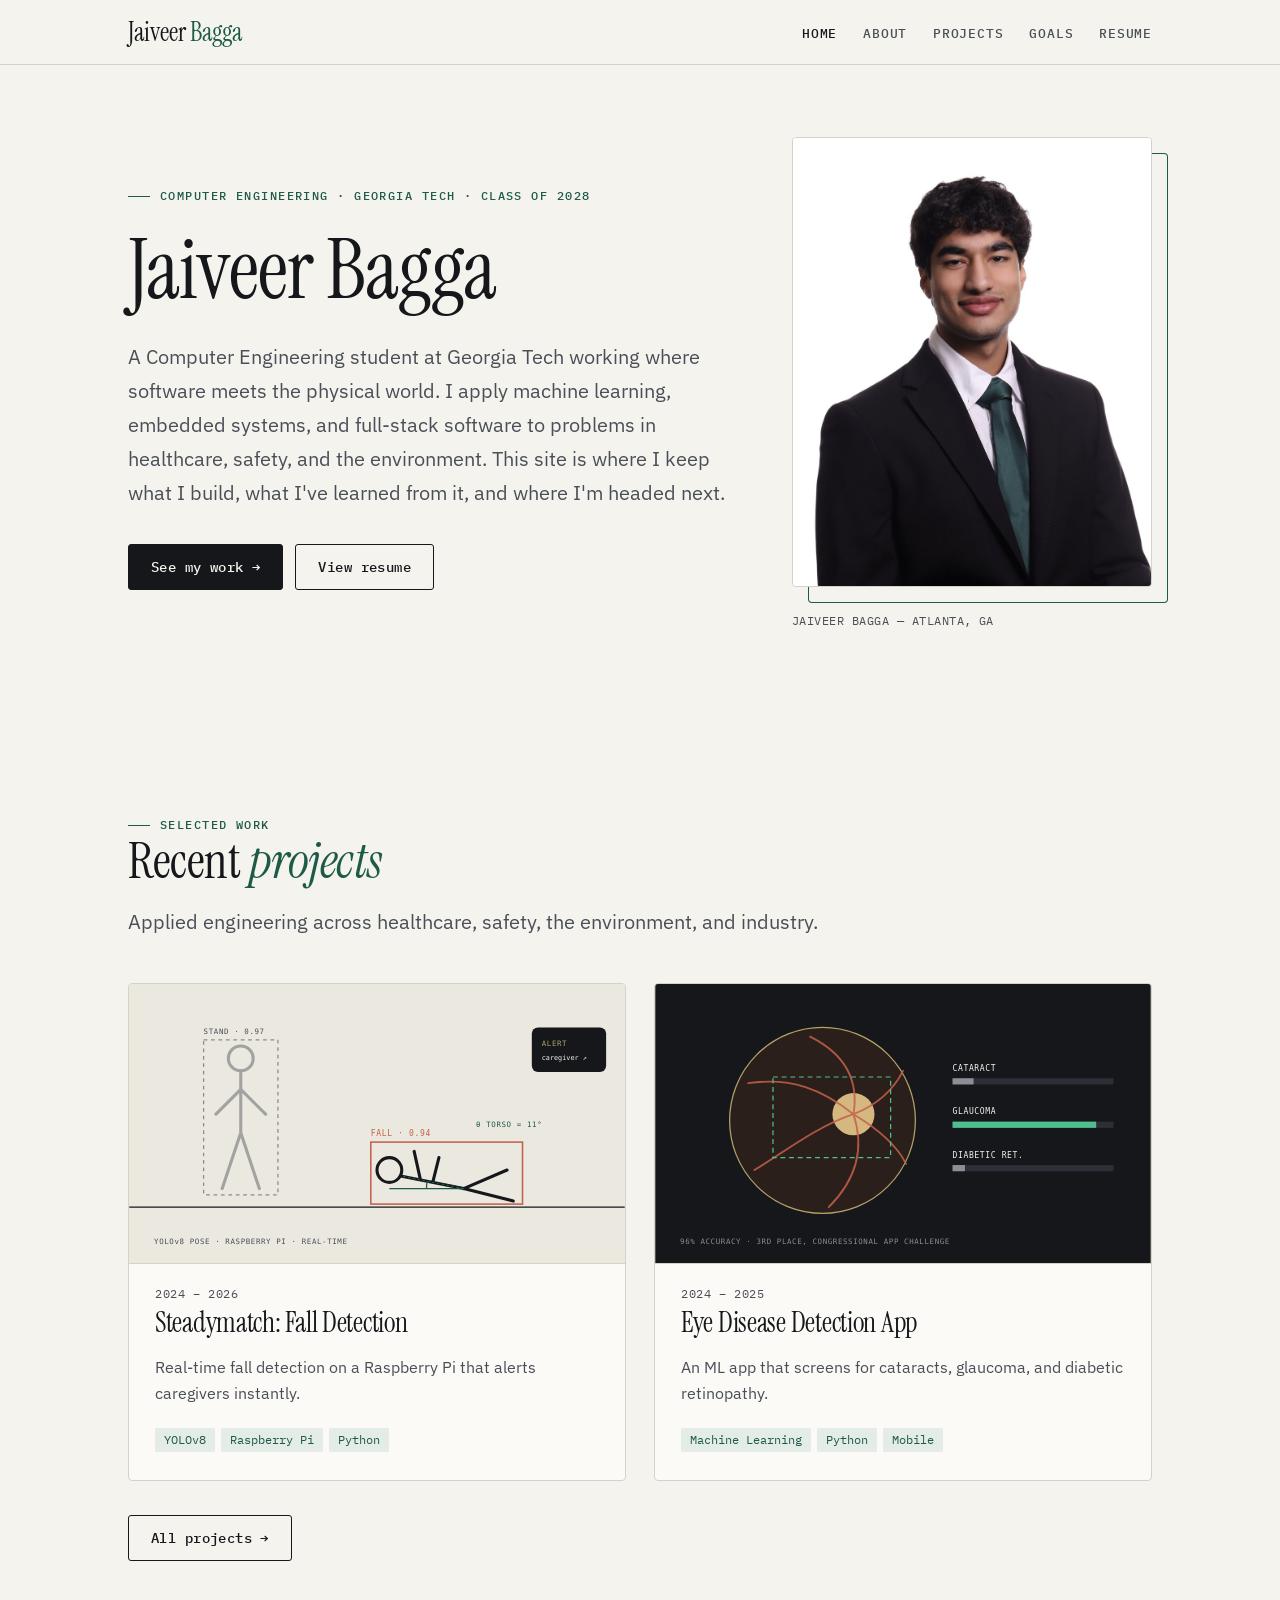
<file: index.html>
<!DOCTYPE html>
<html lang="en">
<head>
  <meta charset="utf-8">
  <meta name="viewport" content="width=device-width, initial-scale=1">
  <title>Jaiveer Bagga — Computer Engineering @ Georgia Tech</title>
  <meta name="description" content="ePortfolio of Jaiveer Bagga, Computer Engineering student at Georgia Tech building software, machine learning, and hardware that solves real problems.">
  <link rel="stylesheet" href="style.css">
</head>
<body>
  <nav class="nav">
    <div class="wrap">
      <a class="brand" href="index.html">Jaiveer <span>Bagga</span></a>
      <ul>
        <li><a class="link active" href="index.html">Home</a></li>
        <li><a class="link" href="about.html">About</a></li>
        <li><a class="link" href="projects.html">Projects</a></li>
        <li><a class="link" href="goals.html">Goals</a></li>
        <li><a class="link" href="resume.html">Resume</a></li>
      </ul>
    </div>
  </nav>

  <header class="hero">
    <div class="wrap">
      <div>
        <span class="eyebrow">Computer Engineering · Georgia Tech · Class of 2028</span>
        <h1>Jaiveer Bagga</h1>
        <p class="lede">A Computer Engineering student at Georgia Tech working where software meets the physical world. I apply machine learning, embedded systems, and full-stack software to problems in healthcare, safety, and the environment. This site is where I keep what I build, what I've learned from it, and where I'm headed next.</p>
        <div class="btns">
          <a class="btn solid" href="projects.html">See my work →</a>
          <a class="btn ghost" href="resume.html">View resume</a>
        </div>
      </div>
      <figure class="portrait">
        <img src="headshot.jpg" alt="Portrait of Jaiveer Bagga in a black suit and green tie">
        <figcaption>JAIVEER BAGGA — ATLANTA, GA</figcaption>
      </figure>
    </div>
  </header>

  <section>
    <div class="wrap">
      <span class="eyebrow">Selected work</span>
      <h2>Recent <em>projects</em></h2>
      <p class="lede">Applied engineering across healthcare, safety, the environment, and industry.</p>
      <div class="grid">
        <a class="card" href="projects.html#steadymatch">
          <div class="art"><img src="fall-detection.svg" alt="Diagram of a pose-estimation model detecting a person falling"></div>
          <div class="body">
            <span class="meta">2024 – 2026</span>
            <h3>Steadymatch: Fall Detection</h3>
            <p>Real-time fall detection on a Raspberry Pi that alerts caregivers instantly.</p>
            <div class="tags"><span class="tag">YOLOv8</span><span class="tag">Raspberry Pi</span><span class="tag">Python</span></div>
          </div>
        </a>
        <a class="card" href="projects.html#eye">
          <div class="art"><img src="eye-detection.svg" alt="Illustration of a retinal scan with disease classification bars"></div>
          <div class="body">
            <span class="meta">2024 – 2025</span>
            <h3>Eye Disease Detection App</h3>
            <p>An ML app that screens for cataracts, glaucoma, and diabetic retinopathy.</p>
            <div class="tags"><span class="tag">Machine Learning</span><span class="tag">Python</span><span class="tag">Mobile</span></div>
          </div>
        </a>
      </div>
      <div class="btns"><a class="btn ghost" href="projects.html">All projects →</a></div>
    </div>
  </section>
</body>
</html>
</file>
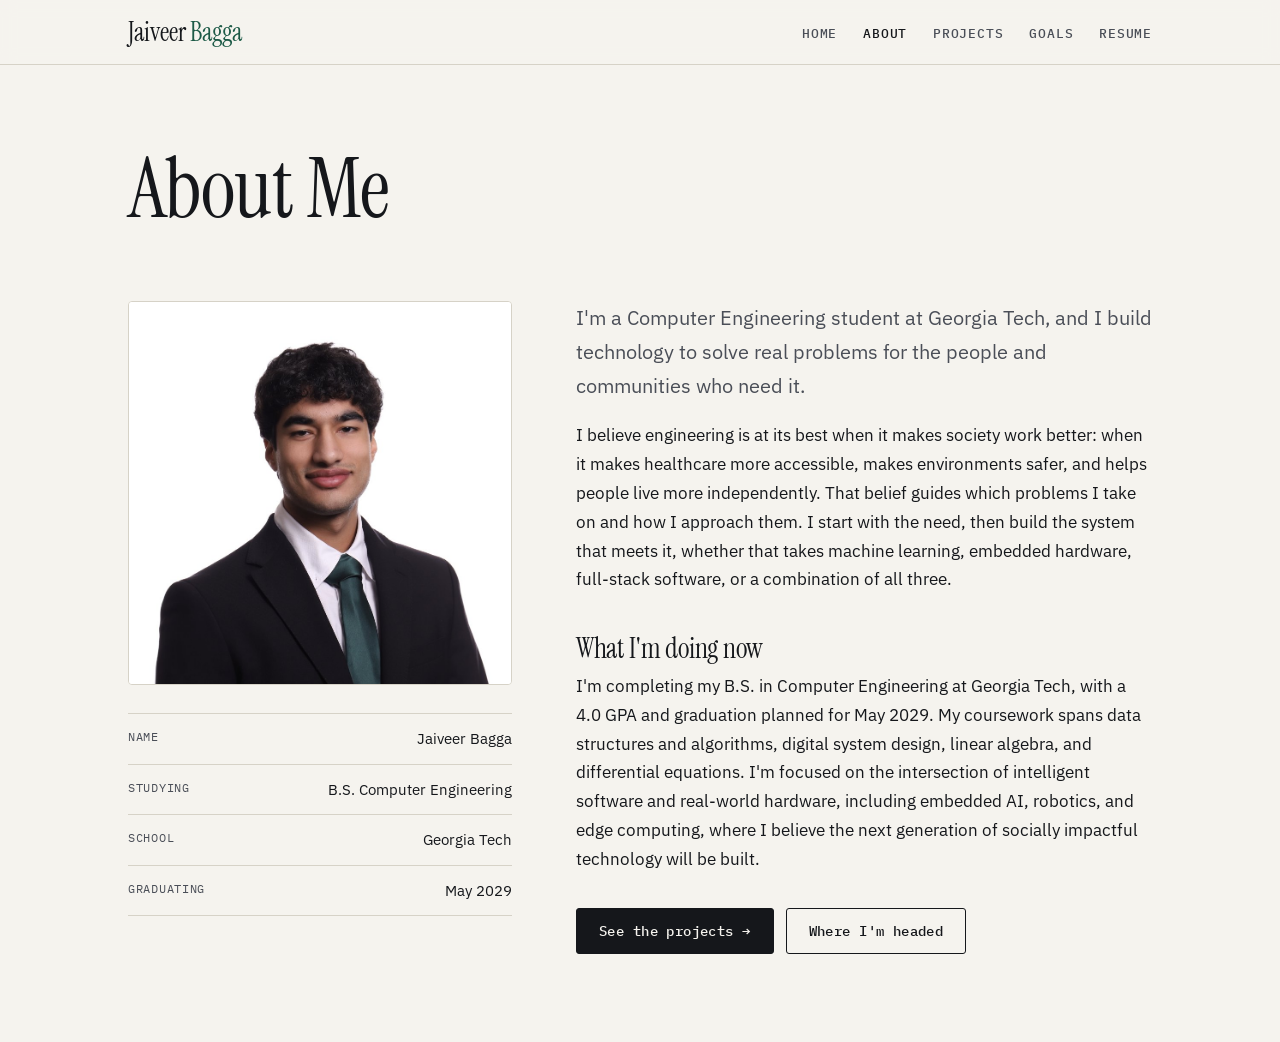
<file: about.html>
<!DOCTYPE html>
<html lang="en">
<head>
  <meta charset="utf-8">
  <meta name="viewport" content="width=device-width, initial-scale=1">
  <title>About — Jaiveer Bagga</title>
  <link rel="stylesheet" href="style.css">
</head>
<body>
  <nav class="nav">
    <div class="wrap">
      <a class="brand" href="index.html">Jaiveer <span>Bagga</span></a>
      <ul>
        <li><a class="link" href="index.html">Home</a></li>
        <li><a class="link active" href="about.html">About</a></li>
        <li><a class="link" href="projects.html">Projects</a></li>
        <li><a class="link" href="goals.html">Goals</a></li>
        <li><a class="link" href="resume.html">Resume</a></li>
      </ul>
    </div>
  </nav>

  <header class="page-head">
    <div class="wrap">
      <h1>About Me</h1>
    </div>
  </header>

  <section style="padding-top:0">
    <div class="wrap split">
      <aside class="sticky">
        <img src="headshot.jpg" alt="Portrait of Jaiveer Bagga" style="border-radius:4px;border:1px solid var(--line);aspect-ratio:1/1;object-fit:cover;object-position:top">
        <ul class="facts">
          <li><span>Name</span><span>Jaiveer Bagga</span></li>
          <li><span>Studying</span><span>B.S. Computer Engineering</span></li>
          <li><span>School</span><span>Georgia Tech</span></li>
          <li><span>Graduating</span><span>May 2029</span></li>
        </ul>
      </aside>

      <div class="prose">
        <p class="lede">I'm a Computer Engineering student at Georgia Tech, and I build technology to solve real problems for the people and communities who need it.</p>
        <p>I believe engineering is at its best when it makes society work better: when it makes healthcare more accessible, makes environments safer, and helps people live more independently. That belief guides which problems I take on and how I approach them. I start with the need, then build the system that meets it, whether that takes machine learning, embedded hardware, full-stack software, or a combination of all three.</p>

        <h3>What I'm doing now</h3>
        <p>I'm completing my B.S. in Computer Engineering at Georgia Tech, with a 4.0 GPA and graduation planned for May 2029. My coursework spans data structures and algorithms, digital system design, linear algebra, and differential equations. I'm focused on the intersection of intelligent software and real-world hardware, including embedded AI, robotics, and edge computing, where I believe the next generation of socially impactful technology will be built.</p>

        <div class="btns">
          <a class="btn solid" href="projects.html">See the projects →</a>
          <a class="btn ghost" href="goals.html">Where I'm headed</a>
        </div>
      </div>
    </div>
  </section>
</body>
</html>
</file>
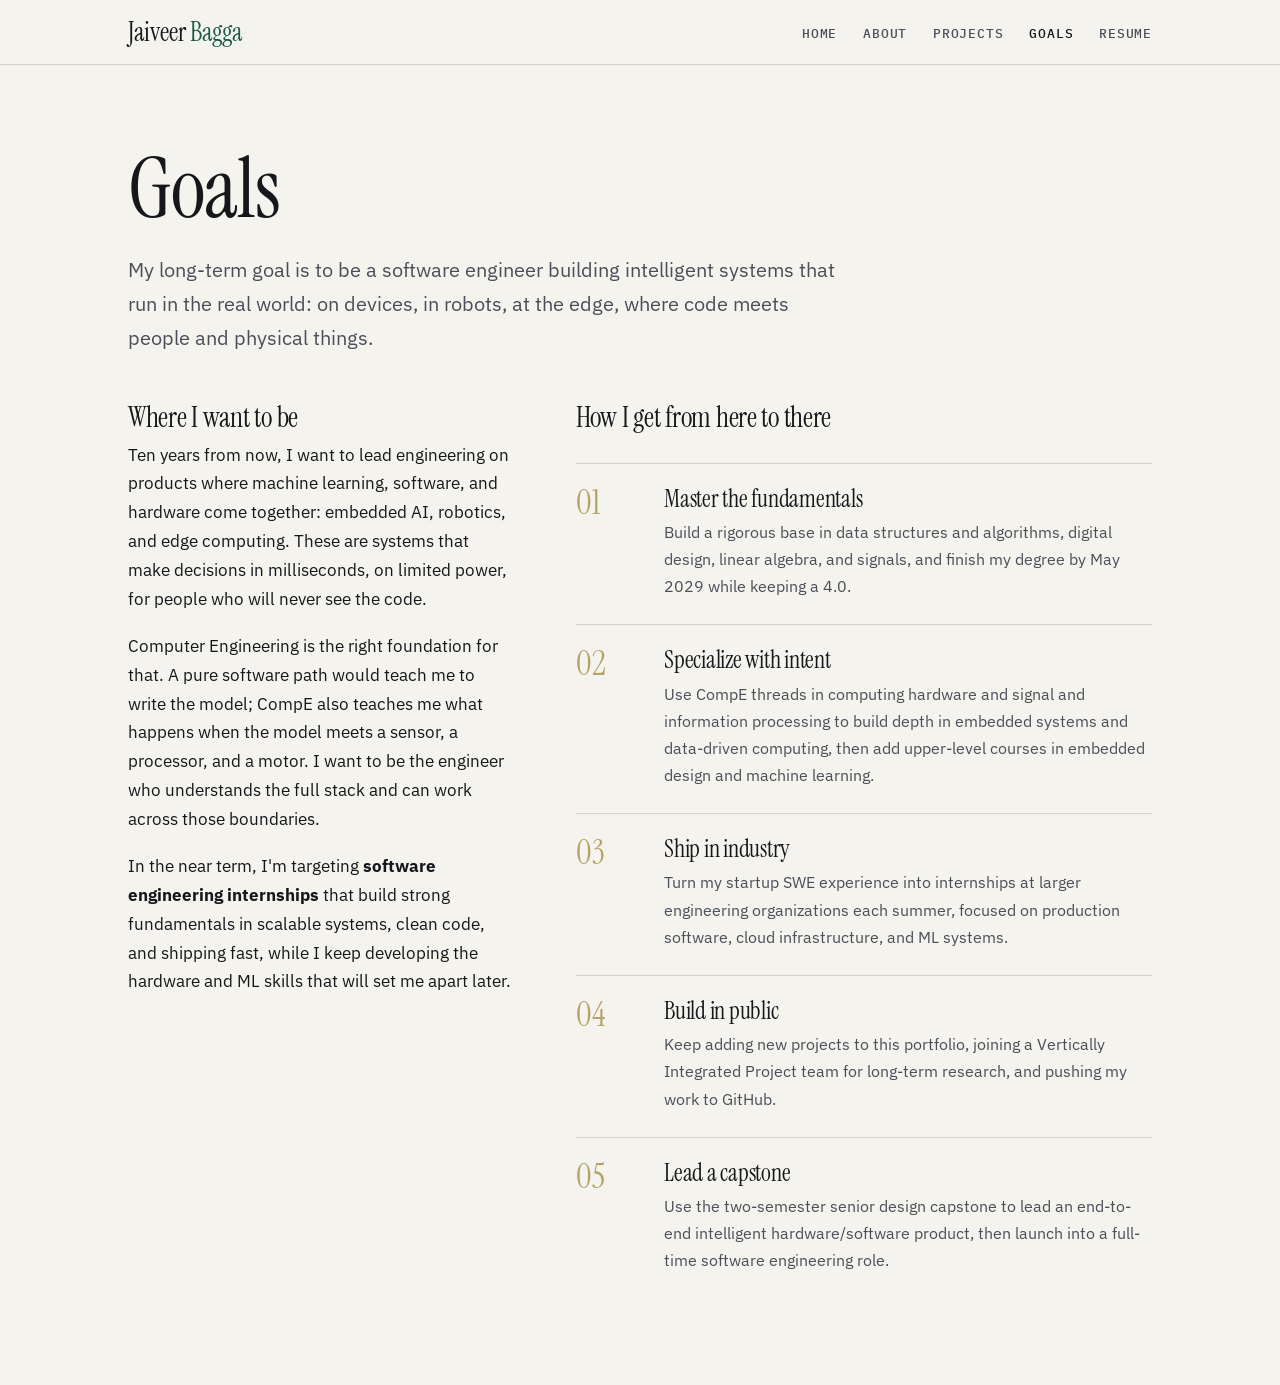
<file: goals.html>
<!DOCTYPE html>
<html lang="en">
<head>
  <meta charset="utf-8">
  <meta name="viewport" content="width=device-width, initial-scale=1">
  <title>Career Goals — Jaiveer Bagga</title>
  <link rel="stylesheet" href="style.css">
</head>
<body>
  <nav class="nav">
    <div class="wrap">
      <a class="brand" href="index.html">Jaiveer <span>Bagga</span></a>
      <ul>
        <li><a class="link" href="index.html">Home</a></li>
        <li><a class="link" href="about.html">About</a></li>
        <li><a class="link" href="projects.html">Projects</a></li>
        <li><a class="link active" href="goals.html">Goals</a></li>
        <li><a class="link" href="resume.html">Resume</a></li>
      </ul>
    </div>
  </nav>

  <header class="page-head">
    <div class="wrap">
      <h1>Goals</h1>
      <p class="lede">My long-term goal is to be a software engineer building intelligent systems that run in the real world: on devices, in robots, at the edge, where code meets people and physical things.</p>
    </div>
  </header>

  <section style="padding-top:0">
    <div class="wrap">

      <div class="split">
        <div class="prose sticky">
          <h3 style="margin-top:0">Where I want to be</h3>
          <p>Ten years from now, I want to lead engineering on products where machine learning, software, and hardware come together: embedded AI, robotics, and edge computing. These are systems that make decisions in milliseconds, on limited power, for people who will never see the code.</p>
          <p>Computer Engineering is the right foundation for that. A pure software path would teach me to write the model; CompE also teaches me what happens when the model meets a sensor, a processor, and a motor. I want to be the engineer who understands the full stack and can work across those boundaries.</p>
          <p>In the near term, I'm targeting <strong>software engineering internships</strong> that build strong fundamentals in scalable systems, clean code, and shipping fast, while I keep developing the hardware and ML skills that will set me apart later.</p>
        </div>

        <div>
          <h3>How I get from here to there</h3>
          <ol class="steps">
            <li><div><h3>Master the fundamentals</h3><p>Build a rigorous base in data structures and algorithms, digital design, linear algebra, and signals, and finish my degree by May 2029 while keeping a 4.0.</p></div></li>
            <li><div><h3>Specialize with intent</h3><p>Use CompE threads in computing hardware and signal and information processing to build depth in embedded systems and data-driven computing, then add upper-level courses in embedded design and machine learning.</p></div></li>
            <li><div><h3>Ship in industry</h3><p>Turn my startup SWE experience into internships at larger engineering organizations each summer, focused on production software, cloud infrastructure, and ML systems.</p></div></li>
            <li><div><h3>Build in public</h3><p>Keep adding new projects to this portfolio, joining a Vertically Integrated Project team for long-term research, and pushing my work to GitHub.</p></div></li>
            <li><div><h3>Lead a capstone</h3><p>Use the two-semester senior design capstone to lead an end-to-end intelligent hardware/software product, then launch into a full-time software engineering role.</p></div></li>
          </ol>
        </div>
      </div>
    </div>
  </section>
</body>
</html>
</file>
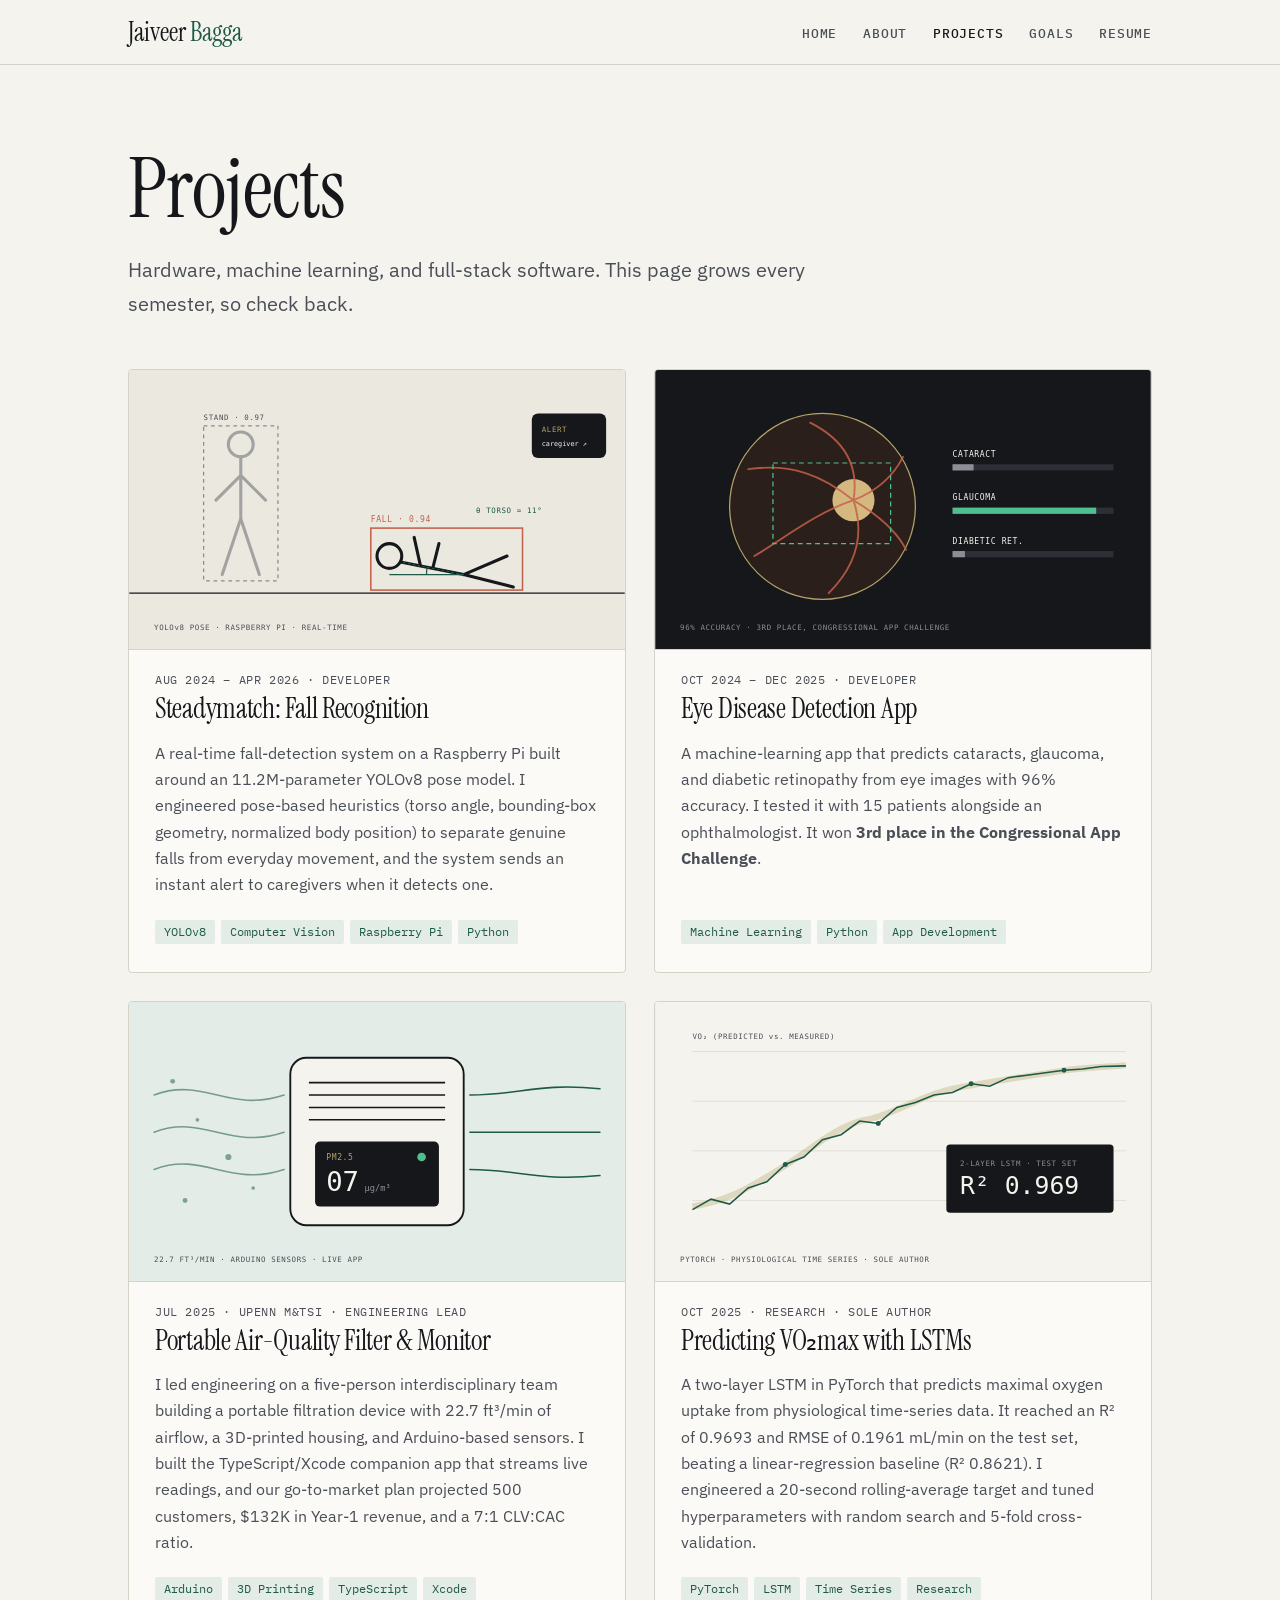
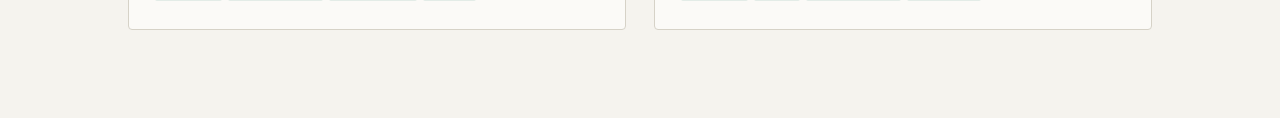
<file: projects.html>
<!DOCTYPE html>
<html lang="en">
<head>
  <meta charset="utf-8">
  <meta name="viewport" content="width=device-width, initial-scale=1">
  <title>Projects — Jaiveer Bagga</title>
  <link rel="stylesheet" href="style.css">
</head>
<body>
  <nav class="nav">
    <div class="wrap">
      <a class="brand" href="index.html">Jaiveer <span>Bagga</span></a>
      <ul>
        <li><a class="link" href="index.html">Home</a></li>
        <li><a class="link" href="about.html">About</a></li>
        <li><a class="link active" href="projects.html">Projects</a></li>
        <li><a class="link" href="goals.html">Goals</a></li>
        <li><a class="link" href="resume.html">Resume</a></li>
      </ul>
    </div>
  </nav>

  <header class="page-head">
    <div class="wrap">
      <h1>Projects</h1>
      <p class="lede">Hardware, machine learning, and full-stack software. This page grows every semester, so check back.</p>
    </div>
  </header>

  <section style="padding-top:0">
    <div class="wrap">
      <!-- To add a project: copy one <article class="card"> block below and edit it. -->
      <div class="grid" style="margin-top:0">

        <article class="card" id="steadymatch">
          <div class="art"><img src="fall-detection.svg" alt="Pose estimation detecting a fall with a torso-angle measurement"></div>
          <div class="body">
            <span class="meta">Aug 2024 – Apr 2026 · Developer</span>
            <h3>Steadymatch: Fall Recognition</h3>
            <p>A real-time fall-detection system on a Raspberry Pi built around an 11.2M-parameter YOLOv8 pose model. I engineered pose-based heuristics (torso angle, bounding-box geometry, normalized body position) to separate genuine falls from everyday movement, and the system sends an instant alert to caregivers when it detects one.</p>
            <div class="tags"><span class="tag">YOLOv8</span><span class="tag">Computer Vision</span><span class="tag">Raspberry Pi</span><span class="tag">Python</span></div>
          </div>
        </article>

        <article class="card" id="eye">
          <div class="art"><img src="eye-detection.svg" alt="Retinal scan with classification output for three eye diseases"></div>
          <div class="body">
            <span class="meta">Oct 2024 – Dec 2025 · Developer</span>
            <h3>Eye Disease Detection App</h3>
            <p>A machine-learning app that predicts cataracts, glaucoma, and diabetic retinopathy from eye images with 96% accuracy. I tested it with 15 patients alongside an ophthalmologist. It won <strong>3rd place in the Congressional App Challenge</strong>.</p>
            <div class="tags"><span class="tag">Machine Learning</span><span class="tag">Python</span><span class="tag">App Development</span></div>
          </div>
        </article>

        <article class="card" id="sensair">
          <div class="art"><img src="air-quality.svg" alt="Portable air purifier with a live PM2.5 sensor display"></div>
          <div class="body">
            <span class="meta">Jul 2025 · UPenn M&amp;TSI · Engineering Lead</span>
            <h3>Portable Air-Quality Filter &amp; Monitor</h3>
            <p>I led engineering on a five-person interdisciplinary team building a portable filtration device with 22.7 ft³/min of airflow, a 3D-printed housing, and Arduino-based sensors. I built the TypeScript/Xcode companion app that streams live readings, and our go-to-market plan projected 500 customers, $132K in Year-1 revenue, and a 7:1 CLV:CAC ratio.</p>
            <div class="tags"><span class="tag">Arduino</span><span class="tag">3D Printing</span><span class="tag">TypeScript</span><span class="tag">Xcode</span></div>
          </div>
        </article>

        <article class="card" id="vo2">
          <div class="art"><img src="vo2-lstm.svg" alt="Chart of predicted versus measured VO2 from an LSTM model"></div>
          <div class="body">
            <span class="meta">Oct 2025 · Research · Sole Author</span>
            <h3>Predicting VO₂max with LSTMs</h3>
            <p>A two-layer LSTM in PyTorch that predicts maximal oxygen uptake from physiological time-series data. It reached an R² of 0.9693 and RMSE of 0.1961 mL/min on the test set, beating a linear-regression baseline (R² 0.8621). I engineered a 20-second rolling-average target and tuned hyperparameters with random search and 5-fold cross-validation.</p>
            <div class="tags"><span class="tag">PyTorch</span><span class="tag">LSTM</span><span class="tag">Time Series</span><span class="tag">Research</span></div>
          </div>
        </article>

      </div>
    </div>
  </section>
</body>
</html>
</file>
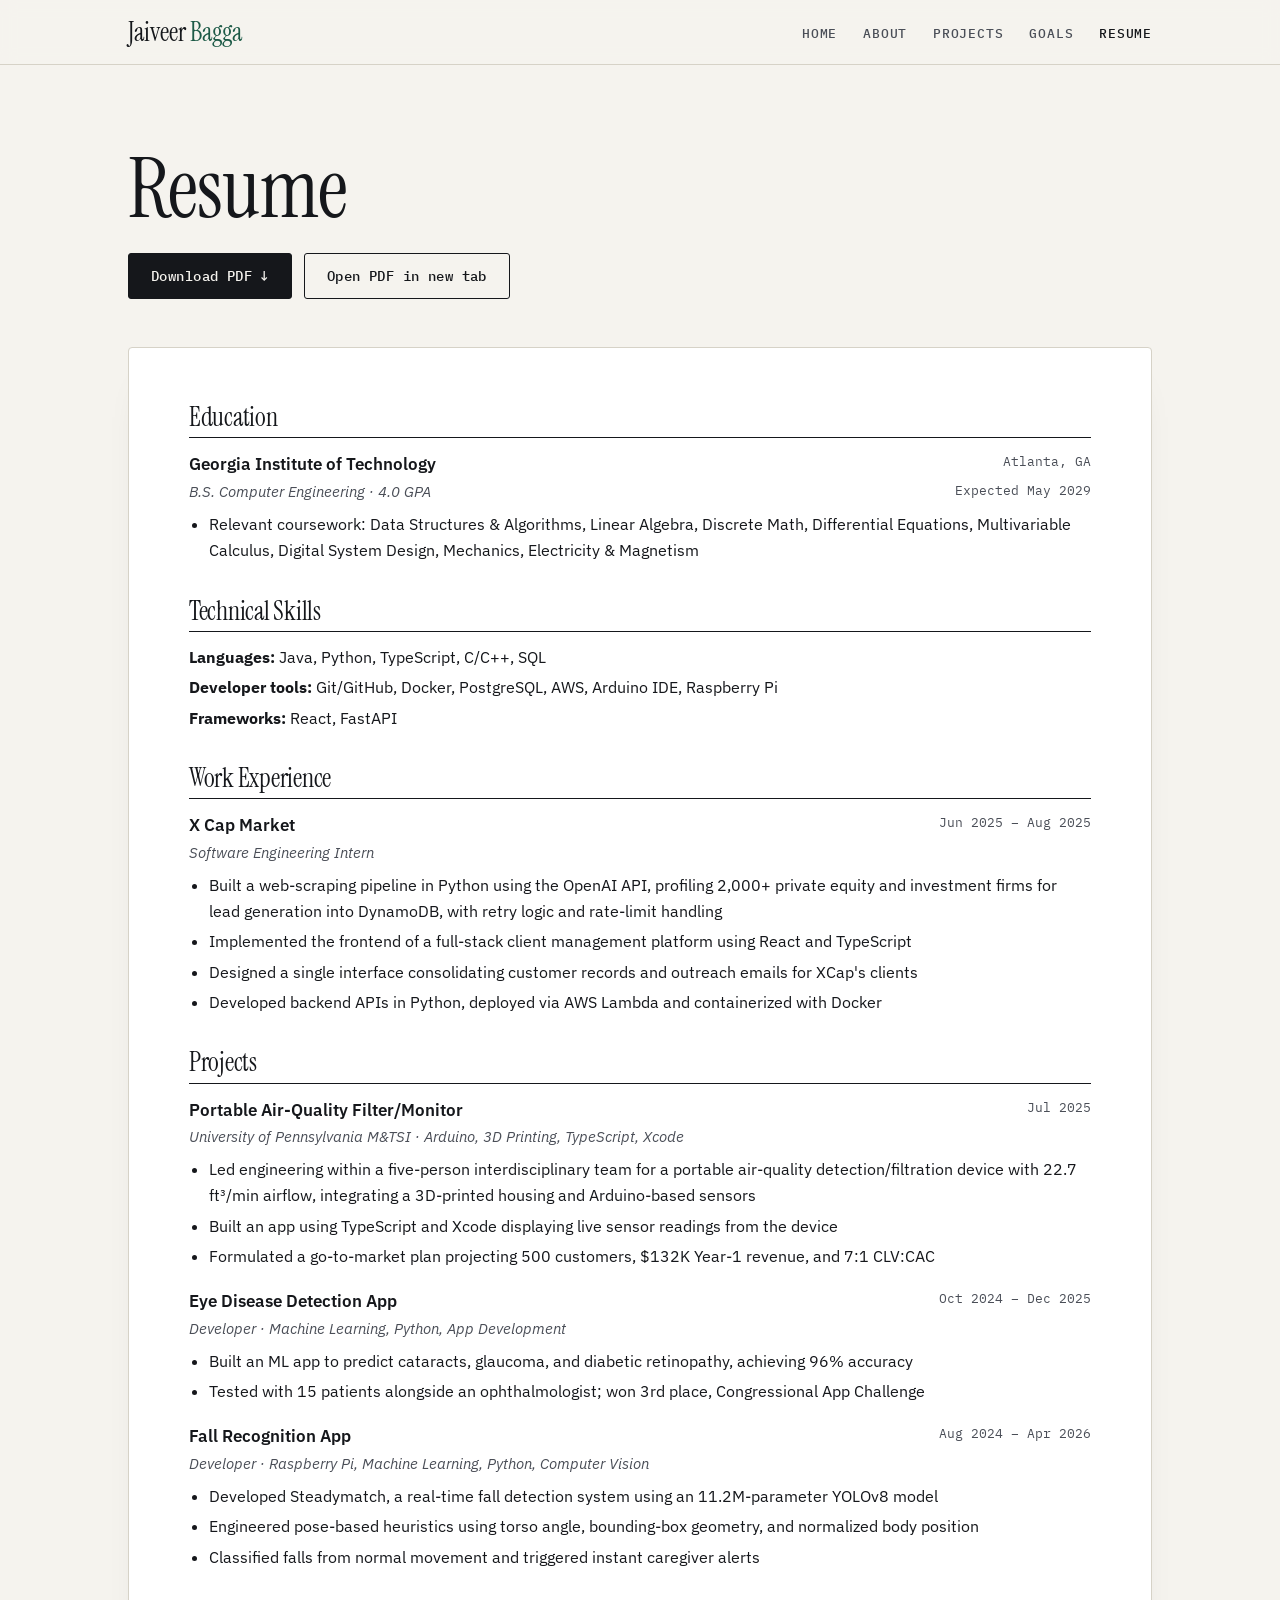
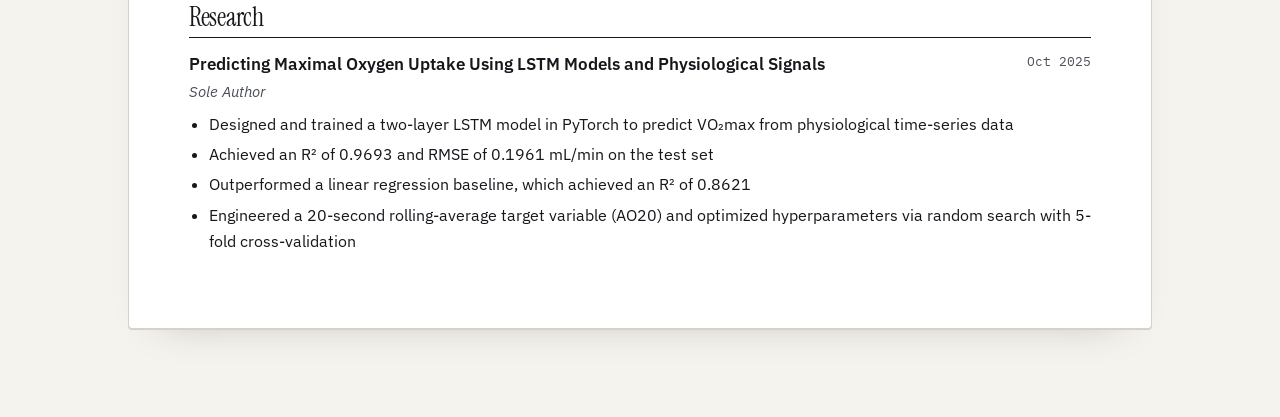
<file: resume.html>
<!DOCTYPE html>
<html lang="en">
<head>
  <meta charset="utf-8">
  <meta name="viewport" content="width=device-width, initial-scale=1">
  <title>Resume — Jaiveer Bagga</title>
  <link rel="stylesheet" href="style.css">
</head>
<body>
  <nav class="nav">
    <div class="wrap">
      <a class="brand" href="index.html">Jaiveer <span>Bagga</span></a>
      <ul>
        <li><a class="link" href="index.html">Home</a></li>
        <li><a class="link" href="about.html">About</a></li>
        <li><a class="link" href="projects.html">Projects</a></li>
        <li><a class="link" href="goals.html">Goals</a></li>
        <li><a class="link active" href="resume.html">Resume</a></li>
      </ul>
    </div>
  </nav>

  <header class="page-head">
    <div class="wrap">
      <h1>Resume</h1>
      <div class="btns" style="margin-top:8px">
        <a class="btn solid" href="Jaiveer_Bagga_Resume.pdf" download>Download PDF ↓</a>
        <a class="btn ghost" href="Jaiveer_Bagga_Resume.pdf" target="_blank" rel="noopener">Open PDF in new tab</a>
      </div>
    </div>
  </header>

  <section style="padding-top:0">
    <div class="wrap">
      <article class="resume">
        <h2>Education</h2>
        <div class="r-item">
          <div class="r-row"><b>Georgia Institute of Technology</b><span class="when">Atlanta, GA</span></div>
          <div class="r-row"><i>B.S. Computer Engineering · 4.0 GPA</i><span class="when">Expected May 2029</span></div>
          <ul><li>Relevant coursework: Data Structures &amp; Algorithms, Linear Algebra, Discrete Math, Differential Equations, Multivariable Calculus, Digital System Design, Mechanics, Electricity &amp; Magnetism</li></ul>
        </div>

        <h2>Technical Skills</h2>
        <ul style="list-style:none;padding:0">
          <li><b>Languages:</b> Java, Python, TypeScript, C/C++, SQL</li>
          <li><b>Developer tools:</b> Git/GitHub, Docker, PostgreSQL, AWS, Arduino IDE, Raspberry Pi</li>
          <li><b>Frameworks:</b> React, FastAPI</li>
        </ul>

        <h2>Work Experience</h2>
        <div class="r-item">
          <div class="r-row"><b>X Cap Market</b><span class="when">Jun 2025 – Aug 2025</span></div>
          <div class="r-row"><i>Software Engineering Intern</i></div>
          <ul>
            <li>Built a web-scraping pipeline in Python using the OpenAI API, profiling 2,000+ private equity and investment firms for lead generation into DynamoDB, with retry logic and rate-limit handling</li>
            <li>Implemented the frontend of a full-stack client management platform using React and TypeScript</li>
            <li>Designed a single interface consolidating customer records and outreach emails for XCap's clients</li>
            <li>Developed backend APIs in Python, deployed via AWS Lambda and containerized with Docker</li>
          </ul>
        </div>

        <h2>Projects</h2>
        <div class="r-item">
          <div class="r-row"><b>Portable Air-Quality Filter/Monitor</b><span class="when">Jul 2025</span></div>
          <div class="r-row"><i>University of Pennsylvania M&amp;TSI · Arduino, 3D Printing, TypeScript, Xcode</i></div>
          <ul>
            <li>Led engineering within a five-person interdisciplinary team for a portable air-quality detection/filtration device with 22.7 ft³/min airflow, integrating a 3D-printed housing and Arduino-based sensors</li>
            <li>Built an app using TypeScript and Xcode displaying live sensor readings from the device</li>
            <li>Formulated a go-to-market plan projecting 500 customers, $132K Year-1 revenue, and 7:1 CLV:CAC</li>
          </ul>
        </div>
        <div class="r-item">
          <div class="r-row"><b>Eye Disease Detection App</b><span class="when">Oct 2024 – Dec 2025</span></div>
          <div class="r-row"><i>Developer · Machine Learning, Python, App Development</i></div>
          <ul>
            <li>Built an ML app to predict cataracts, glaucoma, and diabetic retinopathy, achieving 96% accuracy</li>
            <li>Tested with 15 patients alongside an ophthalmologist; won 3rd place, Congressional App Challenge</li>
          </ul>
        </div>
        <div class="r-item">
          <div class="r-row"><b>Fall Recognition App</b><span class="when">Aug 2024 – Apr 2026</span></div>
          <div class="r-row"><i>Developer · Raspberry Pi, Machine Learning, Python, Computer Vision</i></div>
          <ul>
            <li>Developed Steadymatch, a real-time fall detection system using an 11.2M-parameter YOLOv8 model</li>
            <li>Engineered pose-based heuristics using torso angle, bounding-box geometry, and normalized body position</li>
            <li>Classified falls from normal movement and triggered instant caregiver alerts</li>
          </ul>
        </div>

        <h2>Research</h2>
        <div class="r-item">
          <div class="r-row"><b>Predicting Maximal Oxygen Uptake Using LSTM Models and Physiological Signals</b><span class="when">Oct 2025</span></div>
          <div class="r-row"><i>Sole Author</i></div>
          <ul>
            <li>Designed and trained a two-layer LSTM model in PyTorch to predict VO₂max from physiological time-series data</li>
            <li>Achieved an R² of 0.9693 and RMSE of 0.1961 mL/min on the test set</li>
            <li>Outperformed a linear regression baseline, which achieved an R² of 0.8621</li>
            <li>Engineered a 20-second rolling-average target variable (AO20) and optimized hyperparameters via random search with 5-fold cross-validation</li>
          </ul>
        </div>
      </article>
    </div>
  </section>
</body>
</html>
</file>
<file: style.css>
@import url('https://fonts.googleapis.com/css2?family=Instrument+Serif:ital@0;1&family=IBM+Plex+Sans:wght@400;500;600&family=IBM+Plex+Mono:wght@400;500&display=swap');

:root {
  --paper: #f5f3ee;
  --paper-2: #ebe8e0;
  --ink: #15171b;
  --ink-2: #4a4e57;
  --line: #d6d2c7;
  --green: #1d5a47;
  --green-2: #e3ece7;
  --gold: #b3a369;
  --serif: 'Instrument Serif', Georgia, serif;
  --sans: 'IBM Plex Sans', system-ui, -apple-system, Segoe UI, sans-serif;
  --mono: 'IBM Plex Mono', ui-monospace, Menlo, monospace;
  --max: 1080px;
}

* { box-sizing: border-box; margin: 0; padding: 0; }
html { scroll-behavior: smooth; }
body {
  background: var(--paper);
  color: var(--ink);
  font: 17px/1.7 var(--sans);
  -webkit-font-smoothing: antialiased;
}
img { max-width: 100%; display: block; }
a { color: var(--green); text-underline-offset: 3px; }
a:hover { color: var(--ink); }

.wrap { max-width: var(--max); margin: 0 auto; padding: 0 28px; }

/* ---------- nav ---------- */
.nav {
  position: sticky; top: 0; z-index: 10;
  background: rgba(245, 243, 238, 0.92);
  backdrop-filter: blur(8px);
  border-bottom: 1px solid var(--line);
}
.nav .wrap { display: flex; align-items: center; justify-content: space-between; height: 64px; gap: 20px; }
.brand { font: 26px/1 var(--serif); color: var(--ink); text-decoration: none; white-space: nowrap; }
.brand span { color: var(--green); }
.nav ul { list-style: none; display: flex; gap: 26px; overflow-x: auto; }
.nav a.link {
  font: 500 13px/1 var(--mono); text-transform: uppercase; letter-spacing: 0.06em;
  color: var(--ink-2); text-decoration: none; padding: 6px 0; border-bottom: 2px solid transparent; white-space: nowrap;
}
.nav a.link:hover, .nav a.link.active { color: var(--ink); border-color: var(--green); }

/* ---------- type ---------- */
.eyebrow {
  font: 500 12px/1 var(--mono); text-transform: uppercase; letter-spacing: 0.12em; color: var(--green);
  display: inline-flex; align-items: center; gap: 10px;
}
.eyebrow::before { content: ''; width: 22px; height: 1px; background: var(--green); }
h1, h2, h3 { font-family: var(--serif); font-weight: 400; line-height: 1.05; letter-spacing: -0.01em; }
h1 { font-size: clamp(48px, 7vw, 84px); }
h2 { font-size: clamp(34px, 4.4vw, 50px); margin-bottom: 18px; }
h3 { font-size: 28px; margin-bottom: 8px; }
h1 em, h2 em { color: var(--green); }
p + p { margin-top: 1.05em; }
.lede { font-size: 20px; color: var(--ink-2); max-width: 60ch; }
.prose { max-width: 68ch; }
.prose h3 { margin-top: 40px; }
.muted { color: var(--ink-2); }

/* ---------- sections ---------- */
section { padding: 88px 0; }
section + section { border-top: 1px solid var(--line); }
.page-head { padding: 80px 0 48px; }
.page-head h1 { margin: 0 0 20px; }

/* ---------- hero ---------- */
.hero { padding: 72px 0 88px; }
.hero .wrap { display: grid; grid-template-columns: 1.25fr 0.75fr; gap: 64px; align-items: center; }
.hero h1 { margin: 20px 0 26px; }
.portrait { position: relative; }
.portrait img {
  border-radius: 4px; aspect-ratio: 4 / 5; object-fit: cover; width: 100%;
  background: #fff; border: 1px solid var(--line);
  box-shadow: 16px 16px 0 -1px var(--paper), 16px 16px 0 0 var(--green);
}
.portrait figcaption { font: 12px/1.4 var(--mono); color: var(--ink-2); margin-top: 26px; letter-spacing: 0.04em; }

.btns { display: flex; flex-wrap: wrap; gap: 12px; margin-top: 34px; }
.btn {
  display: inline-block; font: 500 14px/1 var(--mono); letter-spacing: 0.03em;
  padding: 15px 22px; border-radius: 3px; text-decoration: none; border: 1px solid var(--ink);
  transition: background .15s, color .15s;
}
.btn.solid { background: var(--ink); color: var(--paper); }
.btn.solid:hover { background: var(--green); border-color: var(--green); color: #fff; }
.btn.ghost { color: var(--ink); }
.btn.ghost:hover { background: var(--ink); color: var(--paper); }

/* ---------- stats ---------- */
.stats { display: grid; grid-template-columns: repeat(4, 1fr); border-top: 1px solid var(--ink); border-bottom: 1px solid var(--line); }
.stat { padding: 28px 22px 26px 0; }
.stat + .stat { padding-left: 22px; border-left: 1px solid var(--line); }
.stat b { display: block; font: 44px/1 var(--serif); font-weight: 400; color: var(--green); margin-bottom: 10px; }
.stat span { font-size: 14px; color: var(--ink-2); line-height: 1.45; display: block; }

/* ---------- cards ---------- */
.grid { display: grid; grid-template-columns: repeat(2, 1fr); gap: 28px; margin-top: 44px; }
.card {
  background: #fbfaf7; border: 1px solid var(--line); border-radius: 4px; overflow: hidden;
  display: flex; flex-direction: column; text-decoration: none; color: inherit;
  transition: transform .2s, border-color .2s;
}
a.card:hover { transform: translateY(-3px); border-color: var(--green); color: inherit; }
.card .art { background: var(--paper-2); border-bottom: 1px solid var(--line); }
.card .art img { width: 100%; aspect-ratio: 16 / 9; object-fit: cover; }
.card .body { padding: 24px 26px 28px; display: flex; flex-direction: column; gap: 8px; flex: 1; }
.card p { font-size: 15.5px; color: var(--ink-2); }
.tags { display: flex; flex-wrap: wrap; gap: 6px; margin-top: auto; padding-top: 14px; }
.tag { font: 12px/1 var(--mono); padding: 6px 9px; background: var(--green-2); color: var(--green); border-radius: 2px; }
.meta { font: 12px/1 var(--mono); color: var(--ink-2); letter-spacing: 0.05em; text-transform: uppercase; }

.card.feature { grid-column: 1 / -1; flex-direction: row; border-color: var(--green); }
.card.feature .art { flex: 1.1; border-bottom: 0; border-right: 1px solid var(--line); }
.card.feature .art img { height: 100%; aspect-ratio: auto; }
.card.feature .body { flex: 1; padding: 36px; }
.badge {
  align-self: flex-start; font: 500 11px/1 var(--mono); letter-spacing: 0.1em; text-transform: uppercase;
  background: var(--gold); color: var(--ink); padding: 6px 9px; border-radius: 2px;
}

/* ---------- about ---------- */
.split { display: grid; grid-template-columns: 0.8fr 1.2fr; gap: 64px; align-items: start; }
.sticky { position: sticky; top: 100px; }
.pull {
  font: italic 30px/1.25 var(--serif); color: var(--green); border-left: 2px solid var(--gold);
  padding-left: 22px; margin: 40px 0;
}
.facts { list-style: none; border-top: 1px solid var(--line); margin-top: 28px; }
.facts li { display: flex; justify-content: space-between; gap: 16px; padding: 12px 0; border-bottom: 1px solid var(--line); font-size: 15px; }
.facts li span:first-child { font: 12px/1.9 var(--mono); text-transform: uppercase; letter-spacing: 0.06em; color: var(--ink-2); }
.facts li span:last-child { text-align: right; }

/* ---------- goals ---------- */
.figure { margin: 44px 0; background: #fbfaf7; border: 1px solid var(--line); border-radius: 4px; padding: 28px; }
.figure figcaption { font: 12px/1.5 var(--mono); color: var(--ink-2); margin-top: 16px; letter-spacing: 0.03em; }
.steps { counter-reset: s; list-style: none; margin-top: 30px; display: grid; gap: 2px; }
.steps li { counter-increment: s; display: grid; grid-template-columns: 70px 1fr; gap: 18px; padding: 22px 0; border-top: 1px solid var(--line); }
.steps li::before { content: '0' counter(s); font: 34px/1 var(--serif); color: var(--gold); }
.steps h3 { font-size: 24px; }
.steps p { font-size: 16px; color: var(--ink-2); }

/* ---------- resume ---------- */
.resume { background: #fff; border: 1px solid var(--line); border-radius: 4px; padding: 56px 60px; box-shadow: 0 1px 0 var(--line), 0 20px 40px -30px rgba(0,0,0,.25); }
.resume h2 { font-size: 26px; margin: 34px 0 12px; padding-bottom: 6px; border-bottom: 1px solid var(--ink); }
.resume h2:first-of-type { margin-top: 0; }
.r-item { margin-bottom: 18px; }
.r-row { display: flex; justify-content: space-between; gap: 16px; flex-wrap: wrap; }
.r-row b { font-weight: 600; }
.r-row i { color: var(--ink-2); font-size: 15px; }
.r-row .when { font: 13px/1.9 var(--mono); color: var(--ink-2); }
.resume ul { padding-left: 20px; margin-top: 6px; }
.resume li { font-size: 15.5px; margin-bottom: 4px; }

/* ---------- project feature page ---------- */
.callout {
  background: var(--green-2); border-left: 3px solid var(--green); padding: 18px 22px; border-radius: 0 4px 4px 0;
  font-size: 15.5px; margin: 28px 0;
}
.gallery { display: grid; grid-template-columns: repeat(3, 1fr); gap: 16px; margin: 36px 0; }
.slot {
  aspect-ratio: 4 / 3; border: 1.5px dashed var(--line); border-radius: 4px; background: #fbfaf7;
  display: grid; place-items: center; text-align: center; padding: 16px;
  font: 12px/1.5 var(--mono); color: var(--ink-2);
}
.qa { display: grid; grid-template-columns: repeat(5, 1fr); gap: 1px; background: var(--line); border: 1px solid var(--line); margin: 36px 0; }
.qa div { background: #fbfaf7; padding: 18px 16px; font-size: 14px; }
.qa b { display: block; font: 500 11px/1.4 var(--mono); text-transform: uppercase; letter-spacing: .08em; color: var(--green); margin-bottom: 6px; }

/* ---------- footer ---------- */
footer { background: var(--ink); color: #c9c6be; padding: 72px 0 40px; margin-top: 40px; }
footer h2 { color: var(--paper); }
footer h2 em { color: var(--gold); }
footer .cols { display: grid; grid-template-columns: 1.4fr 1fr; gap: 48px; align-items: end; }
footer ul { list-style: none; }
footer li { padding: 12px 0; border-bottom: 1px solid #2c2f36; display: flex; justify-content: space-between; gap: 16px; font-size: 15px; }
footer li span { font: 12px/1.9 var(--mono); text-transform: uppercase; letter-spacing: .08em; color: #8b8e96; }
footer a { color: var(--paper); text-decoration: none; }
footer a:hover { color: var(--gold); }
footer .fine { margin-top: 56px; font: 12px/1 var(--mono); color: #6f727a; letter-spacing: .04em; }

/* ---------- responsive ---------- */
@media (max-width: 860px) {
  body { font-size: 16px; }
  .hero .wrap, .split, footer .cols { grid-template-columns: 1fr; gap: 40px; }
  .portrait { max-width: 340px; }
  .stats { grid-template-columns: repeat(2, 1fr); }
  .stat:nth-child(3) { padding-left: 0; border-left: 0; }
  .stat:nth-child(n+3) { border-top: 1px solid var(--line); }
  .grid { grid-template-columns: 1fr; }
  .card.feature { flex-direction: column; }
  .card.feature .art { border-right: 0; border-bottom: 1px solid var(--line); }
  .sticky { position: static; }
  .gallery { grid-template-columns: 1fr 1fr; }
  .qa { grid-template-columns: 1fr; }
  .resume { padding: 32px 22px; }
  .nav ul { gap: 18px; }
  .brand { display: none; }
  section { padding: 64px 0; }
}
</file>
